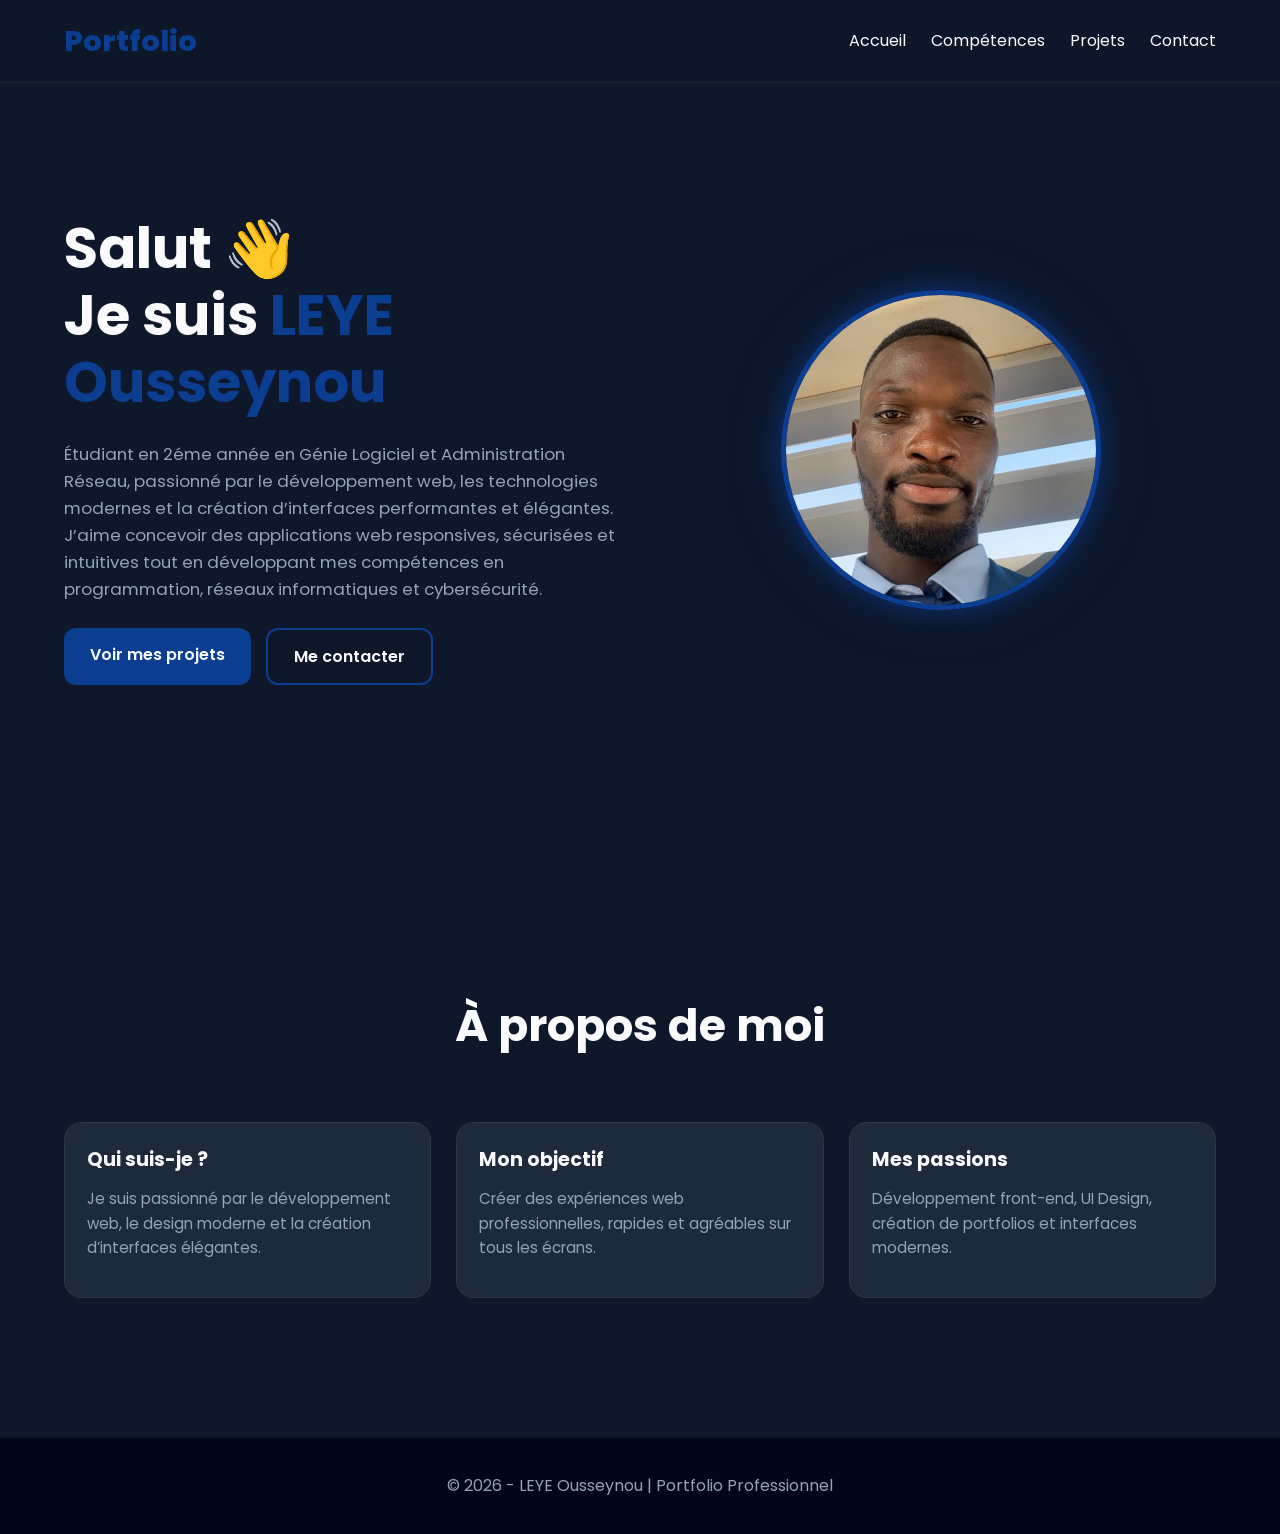
<file: index.html>
<!DOCTYPE html>
<html lang="fr">

<head>

<meta charset="UTF-8">
<meta name="viewport" content="width=device-width, initial-scale=1.0">

<title>Portfolio | Ton Nom</title>

<link rel="stylesheet" href="css/style.css">

<link href="https://fonts.googleapis.com/css2?family=Poppins:wght@300;400;500;600;700&display=swap" rel="stylesheet">

</head>

<body>

<!-- HEADER -->

<header>

<div class="container">

<nav>

<div class="logo">
Portfolio
</div>

<ul class="nav-links">

<li><a href="index.html">Accueil</a></li>

<li><a href="pages/competences.html">Compétences</a></li>

<li><a href="pages/projets.html">Projets</a></li>

<li><a href="pages/contact.html">Contact</a></li>

</ul>

</nav>

</div>

</header>

<!-- HERO -->

<section class="hero">

<div class="container">

<div class="hero-content">

<div class="hero-text">

<h1>
Salut 👋<br>
Je suis <span>LEYE Ousseynou</span><br>
</h1>

<p>
<p>
    Étudiant en 2éme année en Génie Logiciel et Administration Réseau,
    passionné par le développement web, les technologies modernes
    et la création d’interfaces performantes et élégantes.
    J’aime concevoir des applications web responsives,
    sécurisées et intuitives tout en développant mes compétences
    en programmation, réseaux informatiques et cybersécurité.
</p>
</p>

<div class="hero-buttons">

<a href="pages/projets.html" class="btn">
Voir mes projets
</a>

<a href="pages/contact.html" class="btn btn-outline">
Me contacter
</a>

</div>

</div>

<div class="hero-image">

<img src="images/profil.jpg" alt="Photo de profil">

</div>

</div>

</div>

</section>

<!-- A PROPOS -->

<section>

<div class="container">

<h2 class="section-title">
À propos de moi
</h2>

<div class="cards">

<div class="card">

<div class="card-content">

<h3>Qui suis-je ?</h3>

<p>
Je suis passionné par le développement web,
le design moderne et la création
d’interfaces élégantes.
</p>

</div>

</div>

<div class="card">

<div class="card-content">

<h3>Mon objectif</h3>

<p>
Créer des expériences web professionnelles,
rapides et agréables sur tous les écrans.
</p>

</div>

</div>

<div class="card">

<div class="card-content">

<h3>Mes passions</h3>

<p>
Développement front-end, UI Design,
création de portfolios et interfaces modernes.
</p>

</div>

</div>

</div>

</div>

</section>

<!-- FOOTER -->

<footer>

<div class="container">

<p>
©️ 2026 - LEYE Ousseynou | Portfolio Professionnel
</p>

</div>

</footer>

</body>
</html>
</file>
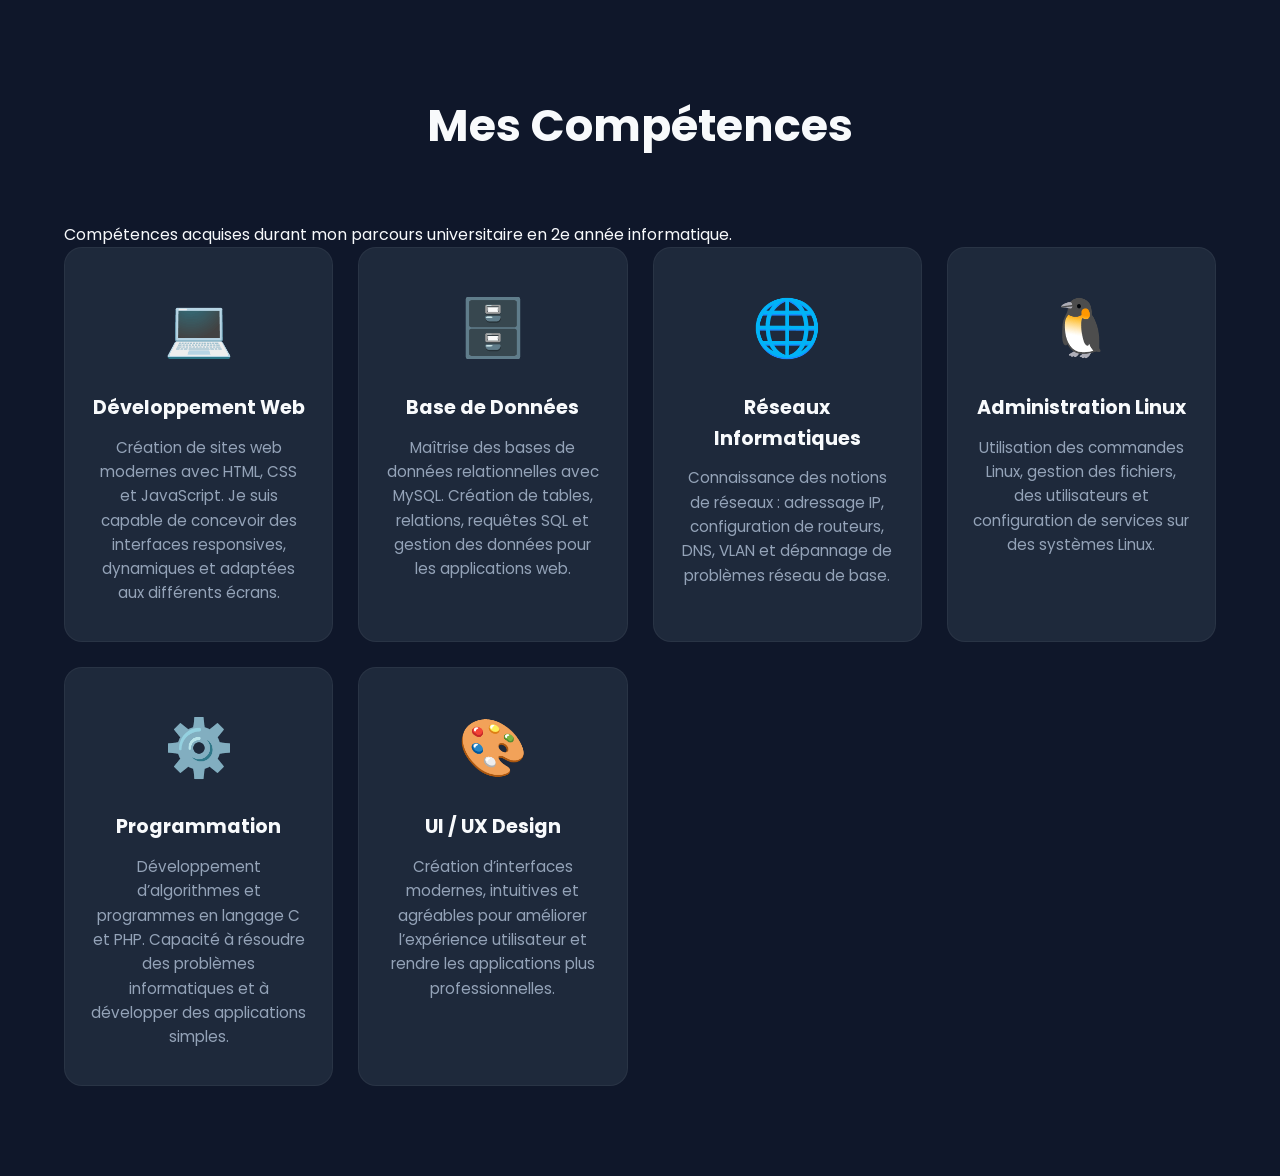
<file: pages/competences.html>
<!DOCTYPE html>
<html lang="fr">

<head>

<meta charset="UTF-8">
<meta name="viewport" content="width=device-width, initial-scale=1.0">

<title>Compétences</title>

<link rel="stylesheet" href="../css/style.css">

<link href="https://fonts.googleapis.com/css2?family=Poppins:wght@300;400;500;600;700&display=swap" rel="stylesheet">

</head>

<body>

<section>

<div class="container">
<h2 class="section-title">
Mes Compétences
</h2>

<p class="section-subtitle">
Compétences acquises durant mon parcours universitaire en 2e année informatique.

</p>

<div class="skills-grid">

<div class="skill-card">
<div class="skill-icon">💻</div>
<h3>Développement Web</h3>
<p>
Création de sites web modernes avec HTML, CSS et JavaScript.
Je suis capable de concevoir des interfaces responsives,
dynamiques et adaptées aux différents écrans.
</p>
</div>

<div class="skill-card">
<div class="skill-icon">🗄️</div>
<h3>Base de Données</h3>
<p>
Maîtrise des bases de données relationnelles avec MySQL.
Création de tables, relations, requêtes SQL et gestion
des données pour les applications web.
</p>
</div>

<div class="skill-card">
<div class="skill-icon">🌐</div>
<h3>Réseaux Informatiques</h3>
<p>
Connaissance des notions de réseaux : adressage IP,
configuration de routeurs, DNS, VLAN et dépannage
de problèmes réseau de base.
</p>
</div>

<div class="skill-card">
<div class="skill-icon">🐧</div>
<h3>Administration Linux</h3>
<p>
Utilisation des commandes Linux, gestion des fichiers,
des utilisateurs et configuration de services
sur des systèmes Linux.
</p>
</div>

<div class="skill-card">
<div class="skill-icon">⚙️</div>
<h3>Programmation</h3>
<p>
Développement d’algorithmes et programmes en langage C et PHP.
Capacité à résoudre des problèmes informatiques
et à développer des applications simples.
</p>
</div>

<div class="skill-card">
<div class="skill-icon">🎨</div>
<h3>UI / UX Design</h3>
<p>
Création d’interfaces modernes, intuitives et agréables
pour améliorer l’expérience utilisateur
et rendre les applications plus professionnelles.
</p>
</div>
</div>
</div>
</section>

</body>
</html>
</file>
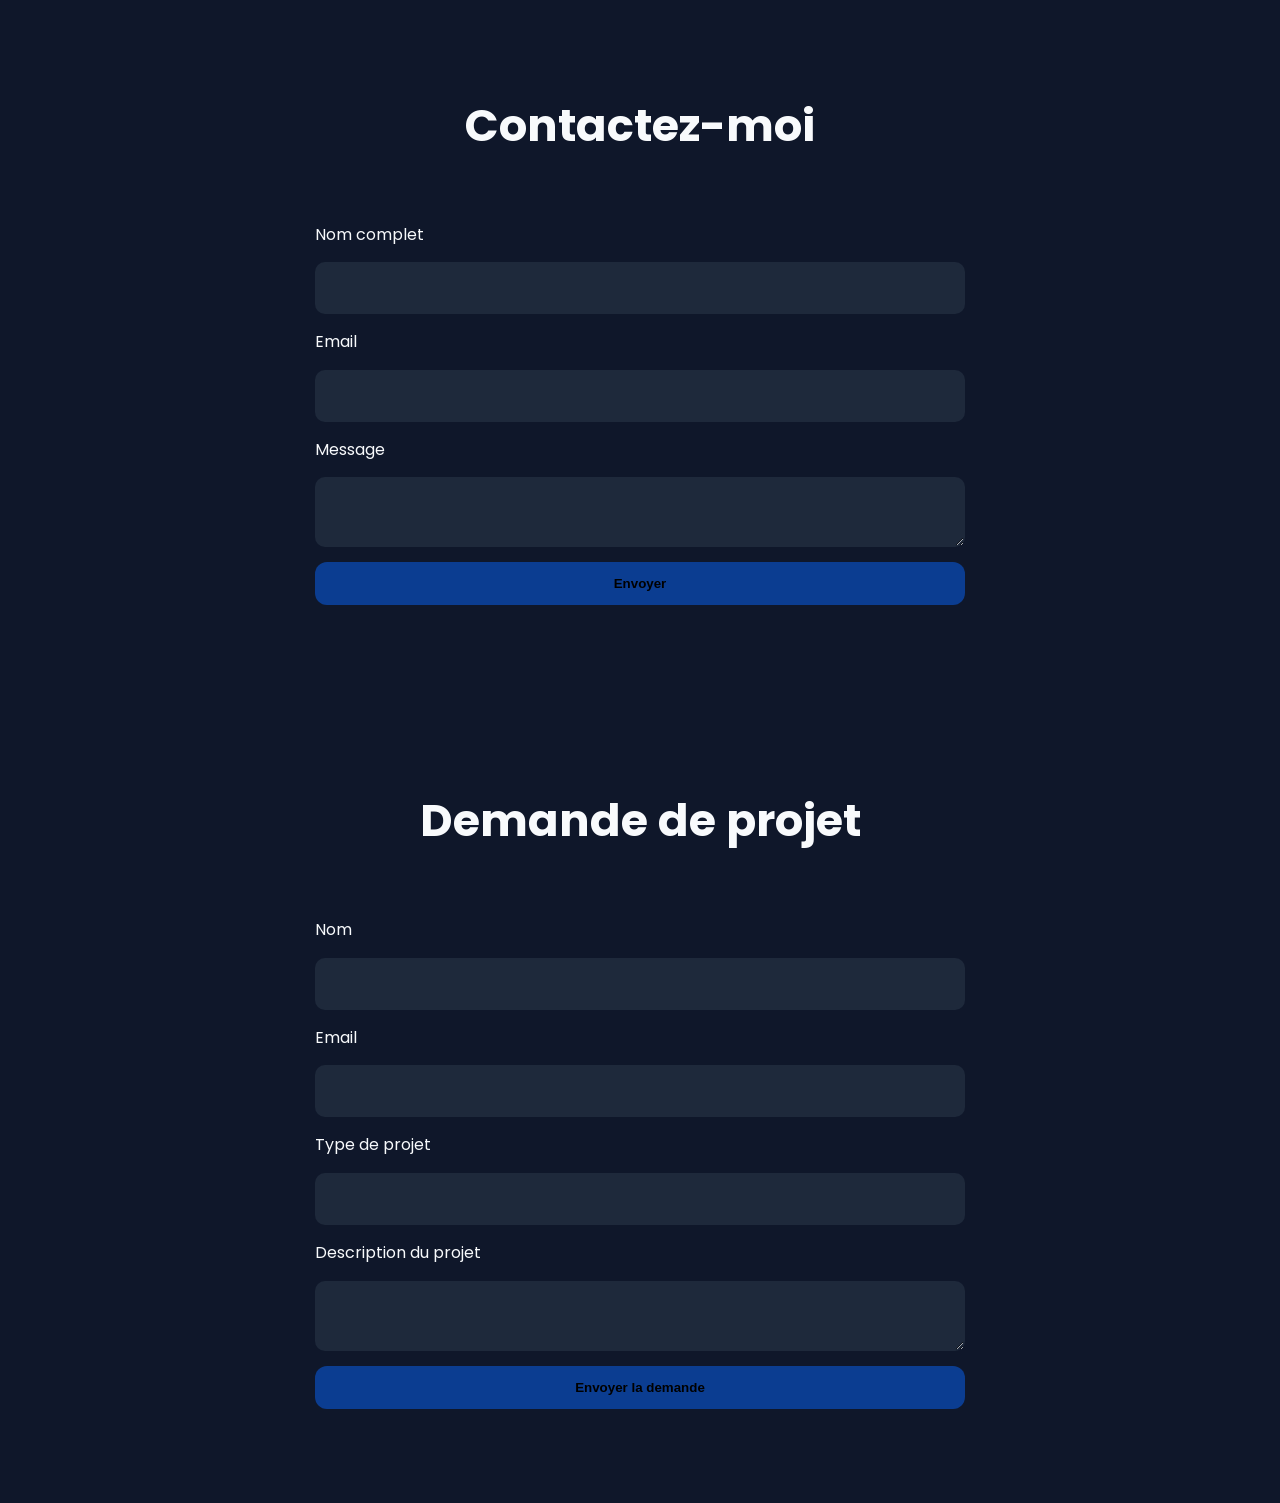
<file: pages/contact.html>
<!DOCTYPE html>
<html lang="fr">

<head>

<meta charset="UTF-8">
<meta name="viewport" content="width=device-width, initial-scale=1.0">

<title>Contact</title>

<link rel="stylesheet" href="../css/style.css">

<link href="https://fonts.googleapis.com/css2?family=Poppins:wght@300;400;500;600;700&display=swap" rel="stylesheet">

</head>

<body>

<!-- CONTACT -->

<section>

<div class="container">

<h2 class="section-title">
Contactez-moi
</h2>

<form>

<label>Nom complet</label>
<input type="text" required>

<label>Email</label>
<input type="email" required>

<label>Message</label>

<textarea required></textarea>

<button class="btn">
Envoyer
</button>

</form>

</div>

</section>

<!-- DEMANDE PROJET -->

<section>

<div class="container">

<h2 class="section-title">
Demande de projet
</h2>

<form>

<label>Nom</label>
<input type="text" required>

<label>Email</label>
<input type="email" required>

<label>Type de projet</label>
<input type="text" required>

<label>Description du projet</label>

<textarea required></textarea>

<button class="btn">
Envoyer la demande
</button>

</form>

</div>

</section>

</body>
</html>
</file>
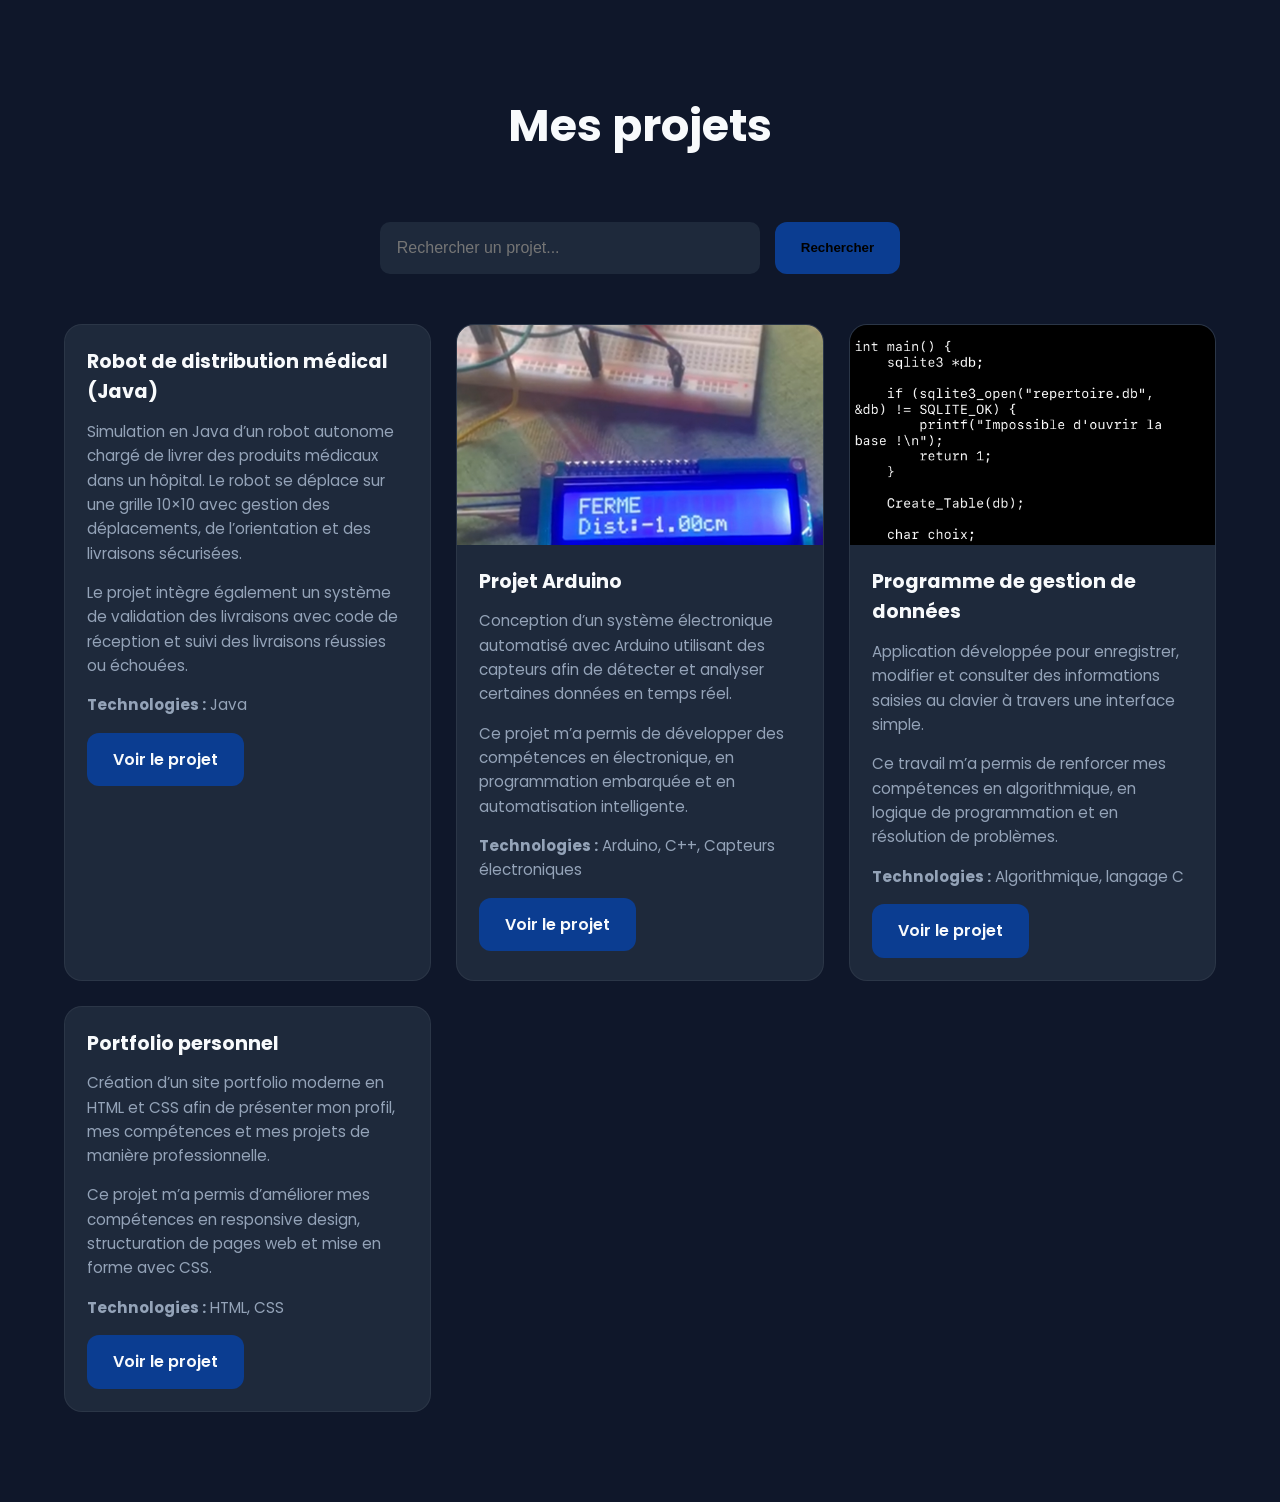
<file: pages/projets.html>
<!DOCTYPE html>
<html lang="fr">

<head>

<meta charset="UTF-8">
<meta name="viewport" content="width=device-width, initial-scale=1.0">

<title>Projets</title>

<link rel="stylesheet" href="../css/style.css">

<link href="https://fonts.googleapis.com/css2?family=Poppins:wght@300;400;500;600;700&display=swap" rel="stylesheet">

</head>

<body>

<section>

<div class="container">
<h2 class="section-title">
Mes projets
</h2>

<!-- RECHERCHE -->

<div class="search-box">

<input type="text"
placeholder="Rechercher un projet...">

<button class="btn">
Rechercher
</button>

</div>

<!-- PROJECTS -->

<div class="cards">

<!-- PROJET 1 -->

<div class="card">

<div class="card-content">

<h3>Robot de distribution médical (Java)</h3>

<p>
Simulation en Java d’un robot autonome chargé de livrer
des produits médicaux dans un hôpital. Le robot se déplace
sur une grille 10×10 avec gestion des déplacements,
de l’orientation et des livraisons sécurisées.
</p>

<p>
Le projet intègre également un système de validation
des livraisons avec code de réception et suivi
des livraisons réussies ou échouées.
</p>

<p><strong>Technologies :</strong> Java</p>

<a href="#" class="btn">
Voir le projet
</a>

</div>

</div>

<!-- PROJET 2 -->

<div class="card">

<img src="../images/systéme embarqués.jpeg" alt="Projet Arduino">

<div class="card-content">

<h3>Projet Arduino</h3>

<p>
Conception d’un système électronique automatisé
avec Arduino utilisant des capteurs afin de détecter
et analyser certaines données en temps réel.
</p>

<p>
Ce projet m’a permis de développer des compétences
en électronique, en programmation embarquée
et en automatisation intelligente.
</p>

<p>
<strong>Technologies :</strong> Arduino, C++, Capteurs électroniques
</p>

<a href="#" class="btn">
Voir le projet
</a>

</div>

</div>

<!-- PROJET 3 -->

<div class="card">

<img src="../images/traitement de données.jpeg" alt="Programme de gestion">

<div class="card-content">

<h3>Programme de gestion de données</h3>

<p>
Application développée pour enregistrer,
modifier et consulter des informations saisies
au clavier à travers une interface simple.
</p>

<p>
Ce travail m’a permis de renforcer mes compétences
en algorithmique, en logique de programmation
et en résolution de problèmes.
</p>

<p>
<strong>Technologies :</strong> Algorithmique, langage C
</p>

<a href="#" class="btn">
Voir le projet
</a>

</div>

</div>

<!-- PROJET 4 -->

<div class="card">

<div class="card-content">

<h3>Portfolio personnel</h3>

<p>
Création d’un site portfolio moderne en HTML et CSS
afin de présenter mon profil, mes compétences
et mes projets de manière professionnelle.
</p>

<p>
Ce projet m’a permis d’améliorer mes compétences
en responsive design, structuration de pages web
et mise en forme avec CSS.
</p>

<p>
<strong>Technologies :</strong> HTML, CSS
</p>

<a href="#" class="btn">
Voir le projet
</a>

</div>

</div>

</div>

</section>

</body>
</html>
</file>
<file: css/style.css>
/* =========================
   RESET + BASE
========================= */

*{
    margin:0;
    padding:0;
    box-sizing:border-box;
    scroll-behavior:smooth;
}

:root{
    --primary:#0b3d91;
    --secondary:#062a63;
    --accent:#38bdf8;
    --dark:#0f172a;
    --card:#1e293b;
    --text:#f8fafc;
    --gray:#94a3b8;
}

body{
    font-family:'Poppins',sans-serif;
    background:var(--dark);
    color:var(--text);
    line-height:1.6;
    overflow-x:hidden;
}

img{
    width:100%;
    display:block;
}

a{
    text-decoration:none;
    color:inherit;
}

ul{
    list-style:none;
}

.container{
    width:90%;
    max-width:1200px;
    margin:auto;
}

section{
    padding:90px 0;
}

.section-title{
    text-align:center;
    font-size:2.8rem;
    margin-bottom:60px;
    font-weight:700;
}

/* =========================
   HEADER
========================= */

header{
    position:fixed;
    width:100%;
    top:0;
    z-index:1000;
    background:rgba(15,23,42,0.9);
    backdrop-filter:blur(12px);
    border-bottom:1px solid rgba(255,255,255,0.05);
}

nav{
    display:flex;
    justify-content:space-between;
    align-items:center;
    padding:18px 0;
}

.logo{
    font-size:1.8rem;
    font-weight:800;
    color:var(--primary);
}

.nav-links{
    display:flex;
    gap:25px;
}

.nav-links a:hover{
    color:var(--accent);
}

/* =========================
   HERO
========================= */

.hero{
    min-height:100vh;
    display:flex;
    align-items:center;
}

.hero-content{
    display:grid;
    grid-template-columns:1fr 1fr;
    gap:50px;
    align-items:center;
}

.hero-text h1{
    font-size:3.5rem;
    line-height:1.2;
    margin-bottom:20px;
}

.hero-text span{
    color:var(--primary);
}

.hero-text p{
    color:var(--gray);
    margin-bottom:25px;
    font-size:1.05rem;
}

.hero-buttons{
    display:flex;
    gap:15px;
    flex-wrap:wrap;
}

/* PHOTO PROFIL */
.hero-image{
    display:flex;
    justify-content:center;
    align-items:center;
}

.hero-image img{
    width:320px;
    height:320px;
    object-fit:cover;
    border-radius:50%;
    border:5px solid var(--primary);
    box-shadow:0 0 25px rgba(11,61,145,0.6), 0 0 60px rgba(11,61,145,0.25);
}

/* =========================
   BUTTONS
========================= */

.btn{
    display:inline-block;
    padding:14px 26px;
    background:var(--primary);
    border-radius:12px;
    transition:0.3s;
    font-weight:600;
    border:none;
    cursor:pointer;
}

.btn:hover{
    background:var(--secondary);
    transform:translateY(-3px);
}

.btn-outline{
    border:2px solid var(--primary);
    background:transparent;
}

.btn-outline:hover{
    background:var(--primary);
}

/* =========================
   CARDS / PROJETS
========================= */

.cards{
    display:grid;
    grid-template-columns:repeat(auto-fit,minmax(280px,1fr));
    gap:25px;
}

.card{
    background:var(--card);
    border-radius:18px;
    overflow:hidden;
    transition:0.35s;
    border:1px solid rgba(255,255,255,0.06);
}

.card:hover{
    transform:translateY(-10px);
    box-shadow:0 15px 40px rgba(0,0,0,0.4);
}

/* IMAGE PROJETS */
.card img{
    width:100%;
    height:220px;
    object-fit:cover;
}

.card-content{
    padding:22px;
}

.card-content h3{
    margin-bottom:12px;
    font-size:1.2rem;
}

.card-content p{
    color:var(--gray);
    margin-bottom:15px;
    font-size:0.95rem;
}

/* =========================
   SEARCH BOX
========================= */

.search-box{
    display:flex;
    gap:15px;
    justify-content:center;
    margin-bottom:50px;
    flex-wrap:wrap;
}

.search-box input{
    width:380px;
    max-width:100%;
}

/* =========================
   FORMS
========================= */

form{
    max-width:650px;
    margin:auto;
    display:flex;
    flex-direction:column;
    gap:15px;
}

input,
textarea,
select{
    padding:16px;
    border:none;
    border-radius:10px;
    background:var(--card);
    color:var(--text);
    font-size:1rem;
    outline:none;
    border:1px solid transparent;
    transition:0.3s;
}

input:focus,
textarea:focus,
select:focus{
    border-color:var(--primary);
}

/* =========================
   FOOTER
========================= */

footer{
    background:#020617;
    text-align:center;
    padding:35px 0;
    margin-top:50px;
}

footer p{
    color:var(--gray);
}

/* =========================
   RESPONSIVE
========================= */

@media(max-width:900px){

    .hero-content{
        grid-template-columns:1fr;
        text-align:center;
    }

    .hero-text h1{
        font-size:2.8rem;
    }

    .hero-buttons{
        justify-content:center;
    }

    .hero-image img{
        width:260px;
        height:260px;
    }
}

@media(max-width:700px){

    nav{
        flex-direction:column;
        gap:20px;
    }

    .nav-links{
        display:flex;
        flex-direction:column;
        align-items:center;
        gap:15px;
    }

    .section-title{
        font-size:2rem;
    }

    .hero-text h1{
        font-size:2.2rem;
    }

    .hero-content{
        grid-template-columns:1fr;
        text-align:center;
    }

    .hero-buttons{
        justify-content:center;
    }
}

/* =========================
   RESET + BASE
========================= */

*{
    margin:0;
    padding:0;
    box-sizing:border-box;
    scroll-behavior:smooth;
}

:root{
    --primary:#0b3d91;
    --secondary:#062a63;
    --accent:#38bdf8;
    --dark:#0f172a;
    --card:#1e293b;
    --text:#f8fafc;
    --gray:#94a3b8;
}

body{
    font-family:'Poppins',sans-serif;
    background:var(--dark);
    color:var(--text);
    line-height:1.6;
    overflow-x:hidden;
}

img{
    width:100%;
    display:block;
}

a{
    text-decoration:none;
    color:inherit;
}

ul{
    list-style:none;
}

.container{
    width:90%;
    max-width:1200px;
    margin:auto;
}

section{
    padding:90px 0;
}

.section-title{
    text-align:center;
    font-size:2.8rem;
    margin-bottom:60px;
    font-weight:700;
}

/* =========================
   HEADER
========================= */

header{
    position:fixed;
    width:100%;
    top:0;
    z-index:1000;
    background:rgba(15,23,42,0.9);
    backdrop-filter:blur(12px);
    border-bottom:1px solid rgba(255,255,255,0.05);
}

nav{
    display:flex;
    justify-content:space-between;
    align-items:center;
    padding:18px 0;
}

.logo{
    font-size:1.8rem;
    font-weight:800;
    color:var(--primary);
}

.nav-links{
    display:flex;
    gap:25px;
}

.nav-links a:hover{
    color:var(--accent);
}

/* =========================
   HERO
========================= */

.hero{
    min-height:100vh;
    display:flex;
    align-items:center;
}

.hero-content{
    display:grid;
    grid-template-columns:1fr 1fr;
    gap:50px;
    align-items:center;
}

.hero-text h1{
    font-size:3.5rem;
    line-height:1.2;
    margin-bottom:20px;
}

.hero-text span{
    color:var(--primary);
}

.hero-text p{
    color:var(--gray);
    margin-bottom:25px;
    font-size:1.05rem;
}

.hero-buttons{
    display:flex;
    gap:15px;
    flex-wrap:wrap;
}

/* PHOTO PROFIL */
.hero-image{
    display:flex;
    justify-content:center;
    align-items:center;
}

.hero-image img{
    width:320px;
    height:320px;
    object-fit:cover;
    border-radius:50%;
    border:5px solid var(--primary);
    box-shadow:0 0 25px rgba(11,61,145,0.6), 0 0 60px rgba(11,61,145,0.25);
}

/* =========================
   BUTTONS
========================= */

.btn{
    display:inline-block;
    padding:14px 26px;
    background:var(--primary);
    border-radius:12px;
    transition:0.3s;
    font-weight:600;
    border:none;
    cursor:pointer;
}

.btn:hover{
    background:var(--secondary);
    transform:translateY(-3px);
}

.btn-outline{
    border:2px solid var(--primary);
    background:transparent;
}

.btn-outline:hover{
    background:var(--primary);
}

/* =========================
   CARDS / PROJETS
========================= */

.cards{
    display:grid;
    grid-template-columns:repeat(auto-fit,minmax(280px,1fr));
    gap:25px;
}

.card{
    background:var(--card);
    border-radius:18px;
    overflow:hidden;
    transition:0.35s;
    border:1px solid rgba(255,255,255,0.06);
}

.card:hover{
    transform:translateY(-10px);
    box-shadow:0 15px 40px rgba(0,0,0,0.4);
}

/* IMAGE PROJETS */
.card img{
    width:100%;
    height:220px;
    object-fit:cover;
}

.card-content{
    padding:22px;
}

.card-content h3{
    margin-bottom:12px;
    font-size:1.2rem;
}

.card-content p{
    color:var(--gray);
    margin-bottom:15px;
    font-size:0.95rem;
}

/* =========================
   SEARCH BOX
========================= */

.search-box{
    display:flex;
    gap:15px;
    justify-content:center;
    margin-bottom:50px;
    flex-wrap:wrap;
}

.search-box input{
    width:380px;
    max-width:100%;
}

/* =========================
   FORMS
========================= */

form{
    max-width:650px;
    margin:auto;
    display:flex;
    flex-direction:column;
    gap:15px;
}

input,
textarea,
select{
    padding:16px;
    border:none;
    border-radius:10px;
    background:var(--card);
    color:var(--text);
    font-size:1rem;
    outline:none;
    border:1px solid transparent;
    transition:0.3s;
}

input:focus,
textarea:focus,
select:focus{
    border-color:var(--primary);
}

/* =========================
   FOOTER
========================= */

footer{
    background:#020617;
    text-align:center;
    padding:35px 0;
    margin-top:50px;
}

footer p{
    color:var(--gray);
}

/* =========================
   RESPONSIVE
========================= */

@media(max-width:900px){

    .hero-content{
        grid-template-columns:1fr;
        text-align:center;
    }

    .hero-text h1{
        font-size:2.8rem;
    }

    .hero-buttons{
        justify-content:center;
    }

    .hero-image img{
        width:260px;
        height:260px;
    }
}

@media(max-width:700px){

    nav{
        flex-direction:column;
        gap:20px;
    }

    .nav-links{
        display:flex;
        flex-direction:column;
        align-items:center;
        gap:15px;
    }

    .section-title{
        font-size:2rem;
    }

    .hero-text h1{
        font-size:2.2rem;
    }

    .hero-content{
        grid-template-columns:1fr;
        text-align:center;
    }

    .hero-buttons{
        justify-content:center;
    }
}
/* =========================
   SKILLS / COMPÉTENCES
========================= */

.skills-grid{
    display:grid;
    grid-template-columns:repeat(auto-fit,minmax(220px,1fr));
    gap:25px;
}

.skill-card{
    background:var(--card);
    padding:35px 25px;
    border-radius:18px;
    text-align:center;
    transition:0.3s;
    border:1px solid rgba(255,255,255,0.05);
}

.skill-card:hover{
    transform:translateY(-8px);
    box-shadow:0 10px 30px rgba(0,0,0,0.3);
}

.skill-icon{
    font-size:3.5rem;
    margin-bottom:20px;
}

.skill-card h3{
    margin-bottom:12px;
    font-size:1.2rem;
}

.skill-card p{
    color:var(--gray);
    font-size:0.95rem;
}
}
/* =========================
   SKILLS / COMPÉTENCES
========================= */

.skills-grid{
    display:grid;
    grid-template-columns:repeat(auto-fit,minmax(220px,1fr));
    gap:25px;
}

.skill-card{
    background:var(--card);
    padding:35px 25px;
    border-radius:18px;
    text-align:center;
    transition:0.3s;
    border:1px solid rgba(255,255,255,0.05);
}

.skill-card:hover{
    transform:translateY(-8px);
    box-shadow:0 10px 30px rgba(0,0,0,0.3);
}

.skill-icon{
    font-size:3.5rem;
    margin-bottom:20px;
}

.skill-card h3{
    margin-bottom:12px;
    font-size:1.2rem;
}

.skill-card p{
    color:var(--gray);
    font-size:0.95rem;
}
</file>
